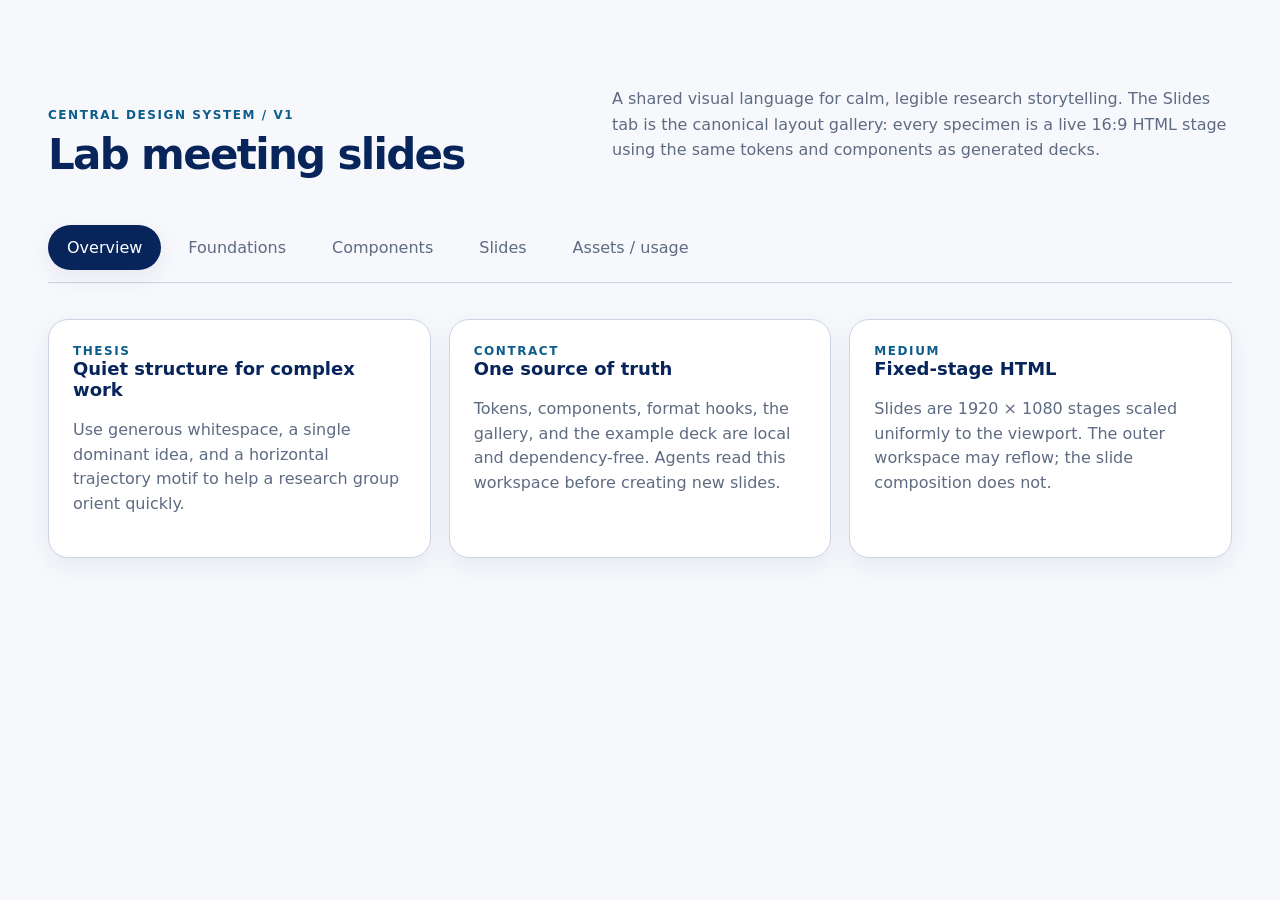
<file: skills/productivity/lab-meeting-slides/design-system/index.html>
<!doctype html><html lang="en"><head><meta charset="utf-8"><meta name="viewport" content="width=device-width, initial-scale=1"><title>Lab meeting design system</title><link rel="stylesheet" href="tokens.css"><link rel="stylesheet" href="components.css"><link rel="stylesheet" href="slides.css"></head><body>
<main class="workspace"><header class="workspace-header"><div><div class="eyebrow">Central design system / v1</div><h1>Lab meeting slides</h1></div><p class="workspace-intro">A shared visual language for calm, legible research storytelling. The Slides tab is the canonical layout gallery: every specimen is a live 16:9 HTML stage using the same tokens and components as generated decks.</p></header>
<nav class="tabs" role="tablist" aria-label="Design system sections"><button role="tab" aria-selected="true" aria-controls="overview" id="tab-overview" data-tab="overview">Overview</button><button role="tab" aria-selected="false" aria-controls="foundations" id="tab-foundations" data-tab="foundations">Foundations</button><button role="tab" aria-selected="false" aria-controls="components" id="tab-components" data-tab="components">Components</button><button role="tab" aria-selected="false" aria-controls="slides" id="tab-slides" data-tab="slides">Slides</button><button role="tab" aria-selected="false" aria-controls="assets" id="tab-assets" data-tab="assets">Assets / usage</button></nav>
<section id="overview" class="tab-panel" role="tabpanel" aria-labelledby="tab-overview"><div class="panel-grid"><article class="info-card"><div class="section-label">Thesis</div><h3>Quiet structure for complex work</h3><p>Use generous whitespace, a single dominant idea, and a horizontal trajectory motif to help a research group orient quickly.</p></article><article class="info-card"><div class="section-label">Contract</div><h3>One source of truth</h3><p>Tokens, components, format hooks, the gallery, and the example deck are local and dependency-free. Agents read this workspace before creating new slides.</p></article><article class="info-card"><div class="section-label">Medium</div><h3>Fixed-stage HTML</h3><p>Slides are 1920 × 1080 stages scaled uniformly to the viewport. The outer workspace may reflow; the slide composition does not.</p></article></div></section>
<section id="foundations" class="tab-panel" role="tabpanel" aria-labelledby="tab-foundations" hidden><div class="panel-grid"><article class="token-card"><h3>Color tokens</h3><span class="swatch"><i style="background:#F7F8FC"></i>canvas #F7F8FC</span><span class="swatch"><i style="background:#08255B"></i>navy #08255B</span><span class="swatch"><i style="background:#0D5D8C"></i>blue #0D5D8C</span><span class="swatch"><i style="background:#16A6A1"></i>teal #16A6A1</span><span class="swatch"><i style="background:#5E6B82"></i>muted #5E6B82</span><span class="swatch"><i style="background:#CBD4E1"></i>line #CBD4E1</span><span class="swatch"><i style="background:#fff"></i>surface #FFFFFF</span></article><article class="token-card"><h3>Type & geometry</h3><p>Neutral sans-serif stack. 112px hero, 72px slide title, 48px section title, 34px body, 28px small body. Stage: 1920 × 1080. Radii: 12 / 20 / 32px. Shadows remain low contrast.</p></article></div></section>
<section id="components" class="tab-panel" role="tabpanel" aria-labelledby="tab-components" hidden><div class="panel-grid"><article class="info-card"><span class="top-badge">Research update</span><h3>Top badge + title block</h3><p>Pair short metadata with a direct title and one sentence of framing.</p></article><article class="info-card"><div class="profile"><div class="avatar">A</div><div><h3>Profile / role</h3><p>Neutral avatar placeholder and role badge.</p></div></div></article><article class="info-card"><div class="callout">Takeaway: state the interpretation explicitly.</div></article><article class="info-card"><div class="figure-placeholder">Abstract figure placeholder</div></article></div></section>
<section id="slides" class="tab-panel" role="tabpanel" aria-labelledby="tab-slides" hidden><div class="gallery">
<div class="gallery-item"><div class="preview-frame" style="--preview-scale:.333333"><div class="stage-wrap"><article class="slide-stage slide-title"><span class="top-badge">LAB MEETING · 01</span><div class="title-block"><h1>Research in motion</h1><p>A concise title stage for orienting a group around the work ahead.</p></div><div class="footer"><span>Shared HTML slide system</span><span>01 / 10</span></div></article></div></div><h3>Title</h3><p>Orient the room with the meeting topic and framing.</p></div>
<div class="gallery-item"><div class="preview-frame" style="--preview-scale:.333333"><div class="stage-wrap"><article class="slide-stage slide-section section-divider"><div class="title-block"><span class="section-label">Chapter 02</span><h2>What changed since last time?</h2><p>Use a transition to reset attention before the next narrative block.</p></div></article></div></div><h3>Section divider</h3><p>Calm transition between narrative chapters.</p></div>
<div class="gallery-item"><div class="preview-frame" style="--preview-scale:.333333"><div class="stage-wrap"><article class="slide-stage slide-research"><span class="top-badge">RESEARCH UPDATE</span><div class="title-block"><h2>One question, one update</h2></div><div class="content-grid"><div><p class="body">Keep the claim readable and give context before asking the audience to inspect a figure.</p><ul class="list"><li>Question and scope</li><li>What moved forward</li></ul></div><div class="figure-placeholder">Abstract figure placeholder</div></div></article></div></div><h3>Research update</h3><p>Focused update with an abstract figure placeholder.</p></div>
<div class="gallery-item"><div class="preview-frame" style="--preview-scale:.333333"><div class="stage-wrap"><article class="slide-stage slide-methods"><span class="top-badge">METHODS / WORKFLOW</span><div class="title-block"><h2>From question to readout</h2></div><div class="workflow"><div class="surface"><span class="step-badge">01</span><h3>Frame</h3><p>Define the question.</p></div><div class="surface"><span class="step-badge">02</span><h3>Prepare</h3><p>Set up the workflow.</p></div><div class="surface"><span class="step-badge">03</span><h3>Observe</h3><p>Capture the signal.</p></div><div class="surface"><span class="step-badge">04</span><h3>Interpret</h3><p>Share the next move.</p></div></div></article></div></div><h3>Methods / workflow</h3><p>Readable sequence of actions or protocol stages.</p></div>
<div class="gallery-item"><div class="preview-frame" style="--preview-scale:.333333"><div class="stage-wrap"><article class="slide-stage slide-results"><span class="top-badge">RESULTS + TAKEAWAY</span><div class="title-block"><h2>What the pattern suggests</h2></div><div class="results-grid"><div class="figure-placeholder">Non-data-bearing figure area</div><div class="surface takeaway"><h3>Takeaway</h3><p class="body">State the interpretation in plain language and identify the next test.</p><div class="callout">Next: align on the decision to test.</div></div></div></article></div></div><h3>Results + takeaway</h3><p>Figure beside one explicit interpretation.</p></div>
<div class="gallery-item"><div class="preview-frame" style="--preview-scale:.333333"><div class="stage-wrap"><article class="slide-stage slide-comparison"><span class="top-badge">COMPARISON</span><div class="title-block"><h2>Two routes to the same question</h2></div><div class="comparison"><div class="surface"><h3>Route A</h3><p class="body">Faster setup, narrower readout, useful for an early pass.</p></div><div class="surface"><h3>Route B</h3><p class="body">More preparation, richer context, useful for confirmation.</p></div></div></article></div></div><h3>Comparison</h3><p>Parallel anatomy for two approaches.</p></div>
<div class="gallery-item"><div class="preview-frame" style="--preview-scale:.333333"><div class="stage-wrap"><article class="slide-stage"><span class="top-badge">TIMELINE / NEXT STEPS</span><div class="title-block"><h2>Trajectory from now to next</h2></div><div class="rail"></div><i class="node" style="left:180px"></i><i class="node current" style="left:780px"></i><i class="node" style="left:1380px"></i><span class="timeline-label" style="left:120px">Align</span><span class="timeline-label" style="left:720px">Current focus</span><span class="timeline-label" style="left:1320px">Review</span></article></div></div><h3>Timeline / next steps</h3><p>Sequence, dependencies, and active next step.</p></div>
<div class="gallery-item"><div class="preview-frame" style="--preview-scale:.333333"><div class="stage-wrap"><article class="slide-stage slide-discussion"><span class="top-badge">DISCUSSION / DECISION</span><div class="title-block"><h2>What should we choose next?</h2></div><div class="decision-grid"><div class="surface"><h3>Option A</h3><p class="body">Continue with the current path.</p></div><div class="surface"><h3>Option B</h3><p class="body">Pause and broaden the check.</p></div><div class="surface"><h3>Decision needed</h3><p class="body">Agree on the next experiment.</p></div></div></article></div></div><h3>Discussion / decision</h3><p>Frame options and the decision needed.</p></div>
<div class="gallery-item"><div class="preview-frame" style="--preview-scale:.333333"><div class="stage-wrap"><article class="slide-stage slide-closing"><div class="title-block"><span class="section-label">Closing</span><h2>One clear next conversation</h2><p>End with a prompt the group can act on.</p></div></article></div></div><h3>Closing</h3><p>Concise discussion invitation.</p></div>
<div class="gallery-item"><div class="preview-frame" style="--preview-scale:.333333"><div class="stage-wrap"><article class="slide-stage slide-profile"><span class="top-badge">PROFILE TIMELINE</span><div class="title-block"><h2>A trajectory, not a résumé</h2></div><div class="profile-card"><div class="surface"><div class="profile"><div class="avatar">A</div><div><h3>Research profile</h3><p>Role and current focus</p></div></div><span class="role-badge">Current chapter</span></div><div class="trajectory"><h3>From foundation to next horizon</h3><div class="rail"></div><i class="node" style="left:180px"></i><i class="node current" style="left:780px"></i><i class="node" style="left:1380px"></i><span class="timeline-label" style="left:120px">Foundation</span><span class="timeline-label" style="left:720px">Now</span><span class="timeline-label" style="left:1320px">Horizon</span></div></div></article></div></div><h3>Profile timeline</h3><p>Reference-derived profile and trajectory format.</p></div>
</div></section>
<section id="assets" class="tab-panel" role="tabpanel" aria-labelledby="tab-assets" hidden><div class="panel-grid"><article class="info-card"><h3>Safe asset boundary</h3><p>Examples use abstract placeholders only. Consuming labs may add approved logos, figures, citations, photos, and data in their own decks.</p></article><article class="info-card"><h3>Usage</h3><p>Link the CSS files, import the registry as a module when needed, and keep every slide inside a fixed `.slide-stage`. Validate before sharing.</p></article></div></section>
</main><script type="module">const buttons=[...document.querySelectorAll('[role=tab]')],panels=[...document.querySelectorAll('[role=tabpanel]')],valid=new Set(buttons.map(b=>b.dataset.tab)),frames=[...document.querySelectorAll('.preview-frame')];function fitPreviews(){frames.forEach(frame=>frame.style.setProperty('--preview-scale',String(frame.clientWidth/1920)))}function select(id,focus=false){if(!valid.has(id))id='overview';buttons.forEach(b=>{const on=b.dataset.tab===id;b.setAttribute('aria-selected',on);if(on&&focus)b.focus()});panels.forEach(p=>p.hidden=p.id!==id);history.replaceState(null,'','#'+id);requestAnimationFrame(fitPreviews)}buttons.forEach((b,i)=>{b.addEventListener('click',()=>select(b.dataset.tab));b.addEventListener('keydown',e=>{let n=i;if(e.key==='ArrowRight')n=(i+1)%buttons.length;if(e.key==='ArrowLeft')n=(i-1+buttons.length)%buttons.length;if(n!==i){e.preventDefault();select(buttons[n].dataset.tab,true)}})});const initial=location.hash.slice(1);select(initial||'overview');if(initial)requestAnimationFrame(()=>window.scrollTo({top:0,left:0,behavior:'auto'}));new ResizeObserver(fitPreviews).observe(document.querySelector('.gallery'));window.addEventListener('resize',fitPreviews);</script></body></html>
</file>
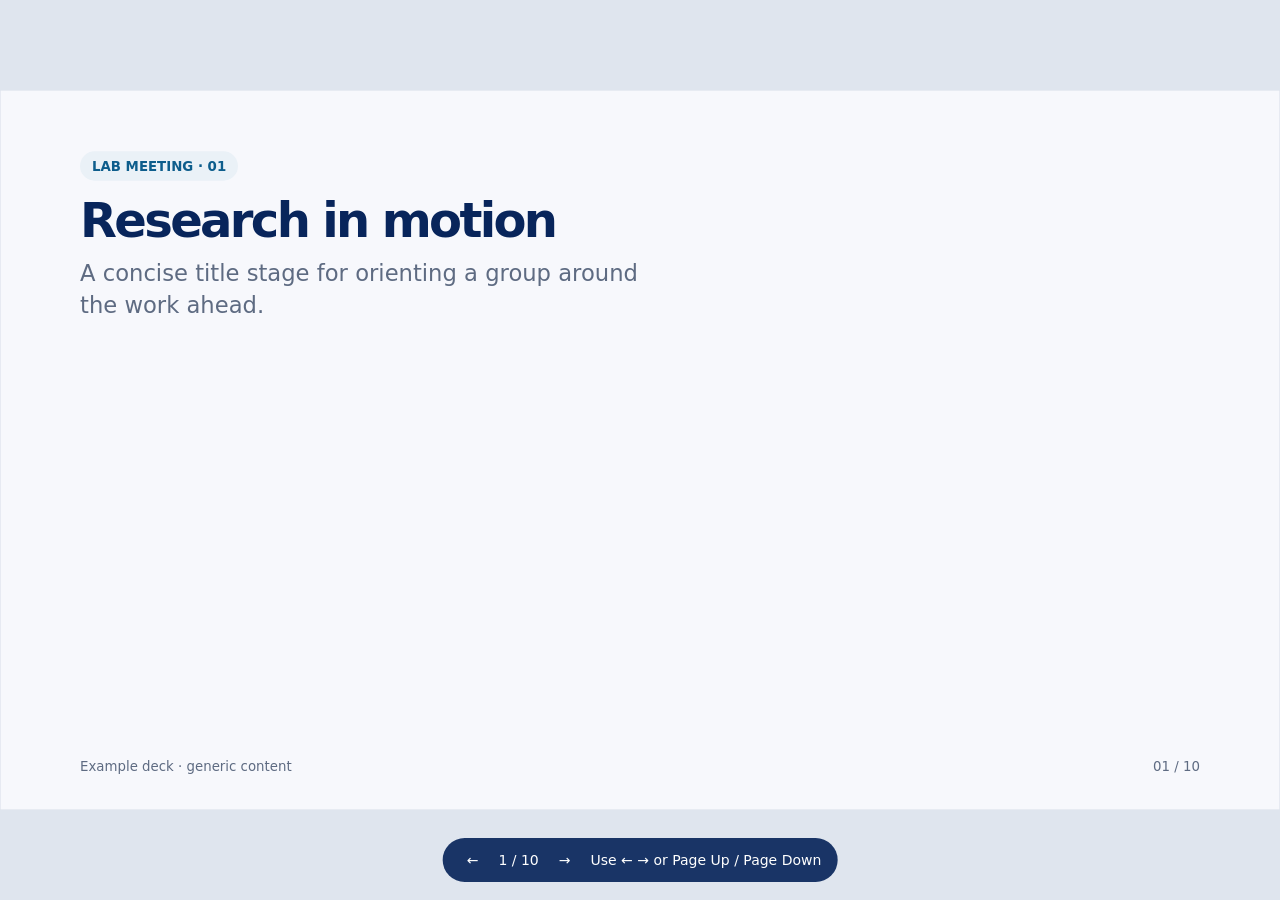
<file: skills/productivity/lab-meeting-slides/slides/example-lab-meeting.html>
<!doctype html><html lang="en"><head><meta charset="utf-8"><meta name="viewport" content="width=device-width,initial-scale=1"><title>Example lab meeting deck</title><link rel="stylesheet" href="../design-system/tokens.css"><link rel="stylesheet" href="../design-system/components.css"><link rel="stylesheet" href="../design-system/slides.css"></head><body><main class="deck" aria-label="Example lab meeting deck"><div class="deck-shell"><div class="deck-viewport"><div class="deck-stage-wrap">
<article class="slide-stage slide-title is-visible" data-format="title" aria-label="Title slide"><span class="top-badge">LAB MEETING · 01</span><div class="title-block"><h1>Research in motion</h1><p>A concise title stage for orienting a group around the work ahead.</p></div><div class="footer"><span>Example deck · generic content</span><span>01 / 10</span></div></article>
<article class="slide-stage slide-section section-divider" data-format="section" aria-label="Section divider"><div class="title-block"><span class="section-label">Chapter 02</span><h2>What changed since last time?</h2><p>Use a transition to reset attention before the next narrative block.</p></div></article>
<article class="slide-stage slide-research" data-format="research" aria-label="Research update"><span class="top-badge">RESEARCH UPDATE</span><div class="title-block"><h2>One question, one update</h2></div><div class="content-grid"><div><p class="body">Keep the claim readable and give context before asking the audience to inspect a figure.</p><ul class="list"><li>Question and scope</li><li>What moved forward</li></ul></div><div class="figure-placeholder">Abstract figure placeholder</div></div></article>
<article class="slide-stage slide-methods" data-format="methods" aria-label="Methods workflow"><span class="top-badge">METHODS / WORKFLOW</span><div class="title-block"><h2>From question to readout</h2></div><div class="workflow"><div class="surface"><span class="step-badge">01</span><h3>Frame</h3><p>Define the question.</p></div><div class="surface"><span class="step-badge">02</span><h3>Prepare</h3><p>Set up the workflow.</p></div><div class="surface"><span class="step-badge">03</span><h3>Observe</h3><p>Capture the signal.</p></div><div class="surface"><span class="step-badge">04</span><h3>Interpret</h3><p>Share the next move.</p></div></div></article>
<article class="slide-stage slide-results" data-format="results" aria-label="Results and takeaway"><span class="top-badge">RESULTS + TAKEAWAY</span><div class="title-block"><h2>What the pattern suggests</h2></div><div class="results-grid"><div class="figure-placeholder">Non-data-bearing figure area</div><div class="surface takeaway"><h3>Takeaway</h3><p class="body">State the interpretation in plain language and identify the next test.</p><div class="callout">Next: align on the decision to test.</div></div></div></article>
<article class="slide-stage slide-comparison" data-format="comparison" aria-label="Comparison"><span class="top-badge">COMPARISON</span><div class="title-block"><h2>Two routes to the same question</h2></div><div class="comparison"><div class="surface"><h3>Route A</h3><p class="body">Faster setup, narrower readout, useful for an early pass.</p></div><div class="surface"><h3>Route B</h3><p class="body">More preparation, richer context, useful for confirmation.</p></div></div></article>
<article class="slide-stage" data-format="timeline" aria-label="Timeline and next steps"><span class="top-badge">TIMELINE / NEXT STEPS</span><div class="title-block"><h2>Trajectory from now to next</h2></div><div class="rail"></div><i class="node" style="left:180px"></i><i class="node current" style="left:780px"></i><i class="node" style="left:1380px"></i><span class="timeline-label" style="left:120px">Align</span><span class="timeline-label" style="left:720px">Current focus</span><span class="timeline-label" style="left:1320px">Review</span></article>
<article class="slide-stage slide-discussion" data-format="discussion" aria-label="Discussion and decision"><span class="top-badge">DISCUSSION / DECISION</span><div class="title-block"><h2>What should we choose next?</h2></div><div class="decision-grid"><div class="surface"><h3>Option A</h3><p class="body">Continue with the current path.</p></div><div class="surface"><h3>Option B</h3><p class="body">Pause and broaden the check.</p></div><div class="surface"><h3>Decision needed</h3><p class="body">Agree on the next experiment.</p></div></div></article>
<article class="slide-stage slide-profile" data-format="profile" aria-label="Profile timeline"><span class="top-badge">PROFILE TIMELINE</span><div class="title-block"><h2>A trajectory, not a résumé</h2></div><div class="profile-card"><div class="surface"><div class="profile"><div class="avatar">A</div><div><h3>Research profile</h3><p>Role and current focus</p></div></div><span class="role-badge">Current chapter</span></div><div class="trajectory"><h3>From foundation to next horizon</h3><div class="rail"></div><i class="node" style="left:180px"></i><i class="node current" style="left:780px"></i><i class="node" style="left:1380px"></i><span class="timeline-label" style="left:120px">Foundation</span><span class="timeline-label" style="left:720px">Now</span><span class="timeline-label" style="left:1320px">Horizon</span></div></div></article>
<article class="slide-stage slide-closing" data-format="closing" aria-label="Closing"><div class="title-block"><span class="section-label">Closing</span><h2>One clear next conversation</h2><p>End with a prompt the group can act on.</p></div></article>
</div></div></div><nav class="deck-controls" aria-label="Deck controls"><button data-prev aria-label="Previous slide">←</button><span id="counter">1 / 10</span><button data-next aria-label="Next slide">→</button><span>Use ← → or Page Up / Page Down</span></nav></main><script type="module">import {slideFormats} from './slide-formats.js'; const slides=[...document.querySelectorAll('.slide-stage')],counter=document.querySelector('#counter'),shell=document.querySelector('.deck-shell'),stageWrap=document.querySelector('.deck-stage-wrap');let index=0;function fitDeck(){stageWrap.style.setProperty('--deck-scale',String(shell.clientWidth/1920))}function show(n){index=(n+slides.length)%slides.length;slides.forEach((s,i)=>s.classList.toggle('is-visible',i===index));counter.textContent=`${index+1} / ${slides.length}`;history.replaceState(null,'',`#${index+1}`)}document.querySelector('[data-prev]').onclick=()=>show(index-1);document.querySelector('[data-next]').onclick=()=>show(index+1);document.addEventListener('keydown',e=>{if(['ArrowRight','PageDown',' '].includes(e.key)){e.preventDefault();show(index+1)}if(['ArrowLeft','PageUp'].includes(e.key)){e.preventDefault();show(index-1)}if(e.key==='Home')show(0);if(e.key==='End')show(slides.length-1)});const requested=Number(location.hash.slice(1));fitDeck();new ResizeObserver(fitDeck).observe(shell);show(Number.isFinite(requested)&&requested>0?requested-1:0);console.debug('Registered formats',slideFormats.map(f=>f.name));</script></body></html>
</file>
<file: skills/productivity/lab-meeting-slides/design-system/tokens.css>
:root {
  --canvas: #F7F8FC; --navy: #08255B; --blue: #0D5D8C; --teal: #16A6A1;
  --muted: #5E6B82; --line: #CBD4E1; --surface: #FFFFFF;
  --soft-blue: #EAF1F7; --soft-teal: #E7F6F5; --ink-soft: #324665;
  --font-sans: Inter, ui-sans-serif, system-ui, -apple-system, BlinkMacSystemFont, "Segoe UI", sans-serif;
  --text-xs: 22px; --text-sm: 28px; --text-md: 34px; --text-lg: 48px; --text-xl: 72px; --text-hero: 112px;
  --space-1: 8px; --space-2: 16px; --space-3: 24px; --space-4: 32px; --space-5: 48px; --space-6: 72px; --space-7: 96px; --space-8: 128px;
  --radius-sm: 12px; --radius-md: 20px; --radius-lg: 32px; --radius-pill: 999px;
  --shadow-sm: 0 8px 24px rgba(8,37,91,.07); --shadow-md: 0 18px 48px rgba(8,37,91,.10);
  --stage-width: 1920px; --stage-height: 1080px; --stage-ratio: 16 / 9;
  --timeline-x: 120px; --timeline-y: 750px; --timeline-width: 1680px; --timeline-node: 28px; --timeline-stroke: 6px;
}
</file>
<file: skills/productivity/lab-meeting-slides/design-system/components.css>
* { box-sizing: border-box; }
body { margin: 0; background: var(--canvas); color: var(--navy); font-family: var(--font-sans); }
.workspace { max-width: 1440px; margin: auto; padding: 48px; }
.workspace-header { display: flex; justify-content: space-between; align-items: end; gap: 32px; margin-bottom: 28px; }
.eyebrow, .section-label { color: var(--blue); text-transform: uppercase; letter-spacing: .13em; font-size: 12px; font-weight: 800; }
.workspace h1 { margin: 8px 0 0; font-size: 42px; letter-spacing: -.04em; }
.workspace-intro { max-width: 620px; color: var(--muted); line-height: 1.6; }
.tabs { display: flex; flex-wrap: wrap; gap: 8px; border-bottom: 1px solid var(--line); padding-bottom: 12px; }
.tabs button { border: 1px solid transparent; border-radius: var(--radius-pill); background: transparent; color: var(--muted); padding: 12px 18px; cursor: pointer; font: inherit; }
.tabs button:hover, .tabs button:focus-visible { border-color: var(--line); color: var(--navy); outline: none; }
.tabs button[aria-selected="true"] { background: var(--navy); color: white; box-shadow: var(--shadow-sm); }
.tab-panel { padding-top: 36px; }
.tab-panel[hidden] { display: none; }
.panel-grid { display: grid; grid-template-columns: repeat(auto-fit,minmax(260px,1fr)); gap: 18px; }
.info-card, .token-card { background: var(--surface); border: 1px solid var(--line); border-radius: var(--radius-md); padding: 24px; box-shadow: var(--shadow-sm); }
.info-card h3, .token-card h3 { margin-top: 0; font-size: 18px; }
.info-card p, .info-card li, .token-card p { color: var(--muted); line-height: 1.55; }
.swatch { display: inline-flex; gap: 10px; align-items: center; margin: 8px 12px 8px 0; color: var(--muted); font-size: 13px; }
.swatch i { width: 26px; height: 26px; border-radius: 8px; border: 1px solid var(--line); display: block; }
.gallery { display: grid; grid-template-columns: repeat(2, minmax(0, 1fr)); gap: 32px; }
.gallery-item { min-width: 0; }
.gallery-item h3 { margin: 14px 0 5px; font-size: 18px; }
.gallery-item p { margin: 0; color: var(--muted); font-size: 14px; line-height: 1.45; }
.preview-frame { aspect-ratio: 16/9; overflow: hidden; border: 1px solid var(--line); border-radius: 16px; background: var(--canvas); box-shadow: var(--shadow-sm); }
.preview-frame .slide-stage { transform-origin: top left; transform: scale(var(--preview-scale, .333333)); }
.stage-wrap { position: relative; width: var(--stage-width); height: var(--stage-height); }
.slide-stage { position: relative; width: var(--stage-width); height: var(--stage-height); overflow: hidden; background: var(--canvas); color: var(--navy); padding: 92px 120px; }
.slide-stage::after { content: ""; position: absolute; inset: 0; pointer-events: none; border: 1px solid rgba(203,212,225,.55); }
.slide-stage h1, .slide-stage h2, .slide-stage h3, .slide-stage p { margin-top: 0; }
.top-badge, .role-badge, .step-badge { display: inline-flex; align-items: center; gap: 10px; border-radius: var(--radius-pill); padding: 10px 18px; font-size: 20px; font-weight: 750; }
.top-badge { color: var(--blue); background: var(--soft-blue); }
.role-badge { color: var(--teal); background: var(--soft-teal); }
.step-badge { color: var(--navy); background: var(--surface); border: 1px solid var(--line); }
.title-block { max-width: 1250px; }
.title-block h1 { font-size: var(--text-xl); line-height: 1.02; letter-spacing: -.055em; margin: 24px 0 18px; }
.title-block h2 { font-size: var(--text-lg); line-height: 1.1; letter-spacing: -.04em; margin: 12px 0; }
.title-block p, .body { color: var(--muted); font-size: var(--text-md); line-height: 1.4; max-width: 900px; }
.surface { background: var(--surface); border: 1px solid var(--line); border-radius: var(--radius-lg); box-shadow: var(--shadow-sm); }
.avatar { width: 104px; height: 104px; border-radius: 50%; background: linear-gradient(145deg,var(--soft-blue),#d5e4ef); border: 5px solid white; box-shadow: var(--shadow-sm); display: grid; place-items: center; color: var(--blue); font-weight: 800; font-size: 34px; }
.profile { display: flex; align-items: center; gap: 24px; }
.profile h3 { font-size: 30px; margin: 0 0 8px; } .profile p { color: var(--muted); margin: 0; font-size: 22px; }
.logo-card { min-width: 180px; min-height: 90px; display: grid; place-items: center; padding: 20px; color: var(--muted); font-weight: 800; letter-spacing: .1em; }
.logo-cluster { display: flex; gap: 16px; align-items: center; }
.list { padding-left: 32px; color: var(--ink-soft); font-size: 28px; line-height: 1.6; }
.callout { padding: 28px 34px; border-left: 8px solid var(--teal); background: var(--soft-teal); border-radius: 0 var(--radius-md) var(--radius-md) 0; font-size: 30px; }
.metric { padding: 30px; } .metric strong { display: block; font-size: 64px; color: var(--navy); } .metric span { color: var(--muted); font-size: 22px; }
.figure-placeholder { min-height: 330px; display: grid; place-items: center; color: var(--muted); background: linear-gradient(180deg,rgba(255,255,255,.94),rgba(234,241,247,.55)); border: 2px dashed var(--line); border-radius: var(--radius-md); font-size: 24px; letter-spacing: .01em; }
.comparison { display: grid; grid-template-columns: 1fr 1fr; gap: 28px; } .comparison > * { padding: 34px; }
.footer { position: absolute; bottom: 54px; left: 120px; right: 120px; display: flex; justify-content: space-between; color: var(--muted); font-size: 20px; }
.section-divider { display: grid; place-items: center; text-align: center; } .section-divider .title-block { max-width: 1100px; }
.rail { position: absolute; left: var(--timeline-x); top: var(--timeline-y); width: var(--timeline-width); height: var(--timeline-stroke); background: var(--line); }
.node { position: absolute; top: calc(var(--timeline-y) - 11px); width: var(--timeline-node); height: var(--timeline-node); border-radius: 50%; background: var(--surface); border: 6px solid var(--blue); }
.node.current { border-color: var(--teal); background: var(--teal); } .timeline-label { position: absolute; top: calc(var(--timeline-y) + 34px); font-size: 20px; color: var(--muted); }
.workspace-header { position: sticky; top: 0; z-index: 10; padding: 22px 0 18px; background: color-mix(in srgb, var(--canvas) 94%, transparent); backdrop-filter: blur(14px); }
.tabs { position: sticky; top: 118px; z-index: 9; background: var(--canvas); }
@media (max-width: 1100px) { .gallery { grid-template-columns: 1fr; } }
@media (max-width: 900px) { .workspace { padding: 24px; } .workspace-header { display: block; } .tabs { top: 168px; } }
</file>
<file: skills/productivity/lab-meeting-slides/design-system/slides.css>
.slide-title { padding-top: 120px; } .slide-title .title-block { max-width: 1260px; }
.slide-section { background: var(--canvas); }
.slide-research .content-grid { display: grid; grid-template-columns: 1fr 1.05fr; gap: 56px; margin-top: 60px; }
.slide-methods .workflow { display: grid; grid-template-columns: repeat(4,1fr); gap: 18px; margin-top: 80px; }
.workflow .surface { padding: 30px; min-height: 260px; } .workflow h3 { font-size: 27px; } .workflow p { color: var(--muted); font-size: 21px; line-height: 1.45; }
.slide-results .results-grid { display:grid; grid-template-columns: .9fr 1.1fr; gap: 40px; margin-top: 52px; }
.slide-results .takeaway { padding: 40px; align-self: center; } .slide-results .takeaway h3 { font-size: 34px; }
.slide-comparison .comparison { margin-top: 64px; } .comparison h3 { font-size: 34px; margin-top: 0; }
.slide-discussion .decision-grid { display: grid; grid-template-columns: 1fr 1fr 1fr; gap: 22px; margin-top: 70px; } .decision-grid .surface { padding: 32px; min-height: 250px; }
.slide-closing { display:grid; place-items:center; text-align:center; } .slide-closing .title-block p { margin-inline:auto; }
.slide-profile .profile-card { display:grid; grid-template-columns: 1fr 1.6fr; gap: 68px; align-items:center; margin-top: 64px; } .slide-profile .profile-card .surface { padding: 46px; }
.slide-profile .trajectory { margin-top: 66px; } .trajectory h3 { font-size: 28px; }
.deck { min-height:100vh; display:grid; place-items:center; background:#dfe5ee; }
.deck-shell { position:relative; width:min(100vw, calc(100vh * 16 / 9)); aspect-ratio:16/9; }
.deck-viewport { position:absolute; inset:0; overflow:hidden; }
.deck-stage-wrap { position:absolute; top:0; left:0; width:var(--stage-width); height:var(--stage-height); transform-origin:top left; transform:scale(var(--deck-scale, 1)); }
.deck .slide-stage { position:absolute; inset:0; width:var(--stage-width); height:var(--stage-height); padding:92px 120px; opacity:0; visibility:hidden; pointer-events:none; transition:opacity .25s ease, visibility .25s ease; }
.deck .slide-stage.is-visible { opacity:1; visibility:visible; pointer-events:auto; }
.deck-controls { position:fixed; left:50%; bottom:18px; transform:translateX(-50%); display:flex; gap:12px; align-items:center; background:rgba(8,37,91,.92); color:white; padding:10px 16px; border-radius:999px; font-size:14px; z-index:5; }
.deck-controls button { border:0; background:transparent; color:white; cursor:pointer; font:inherit; padding:4px 8px; } .deck-controls button:focus-visible { outline:2px solid var(--teal); border-radius:6px; }
@media (prefers-reduced-motion: reduce) { .deck .slide-stage { transition:none; } }
</file>
